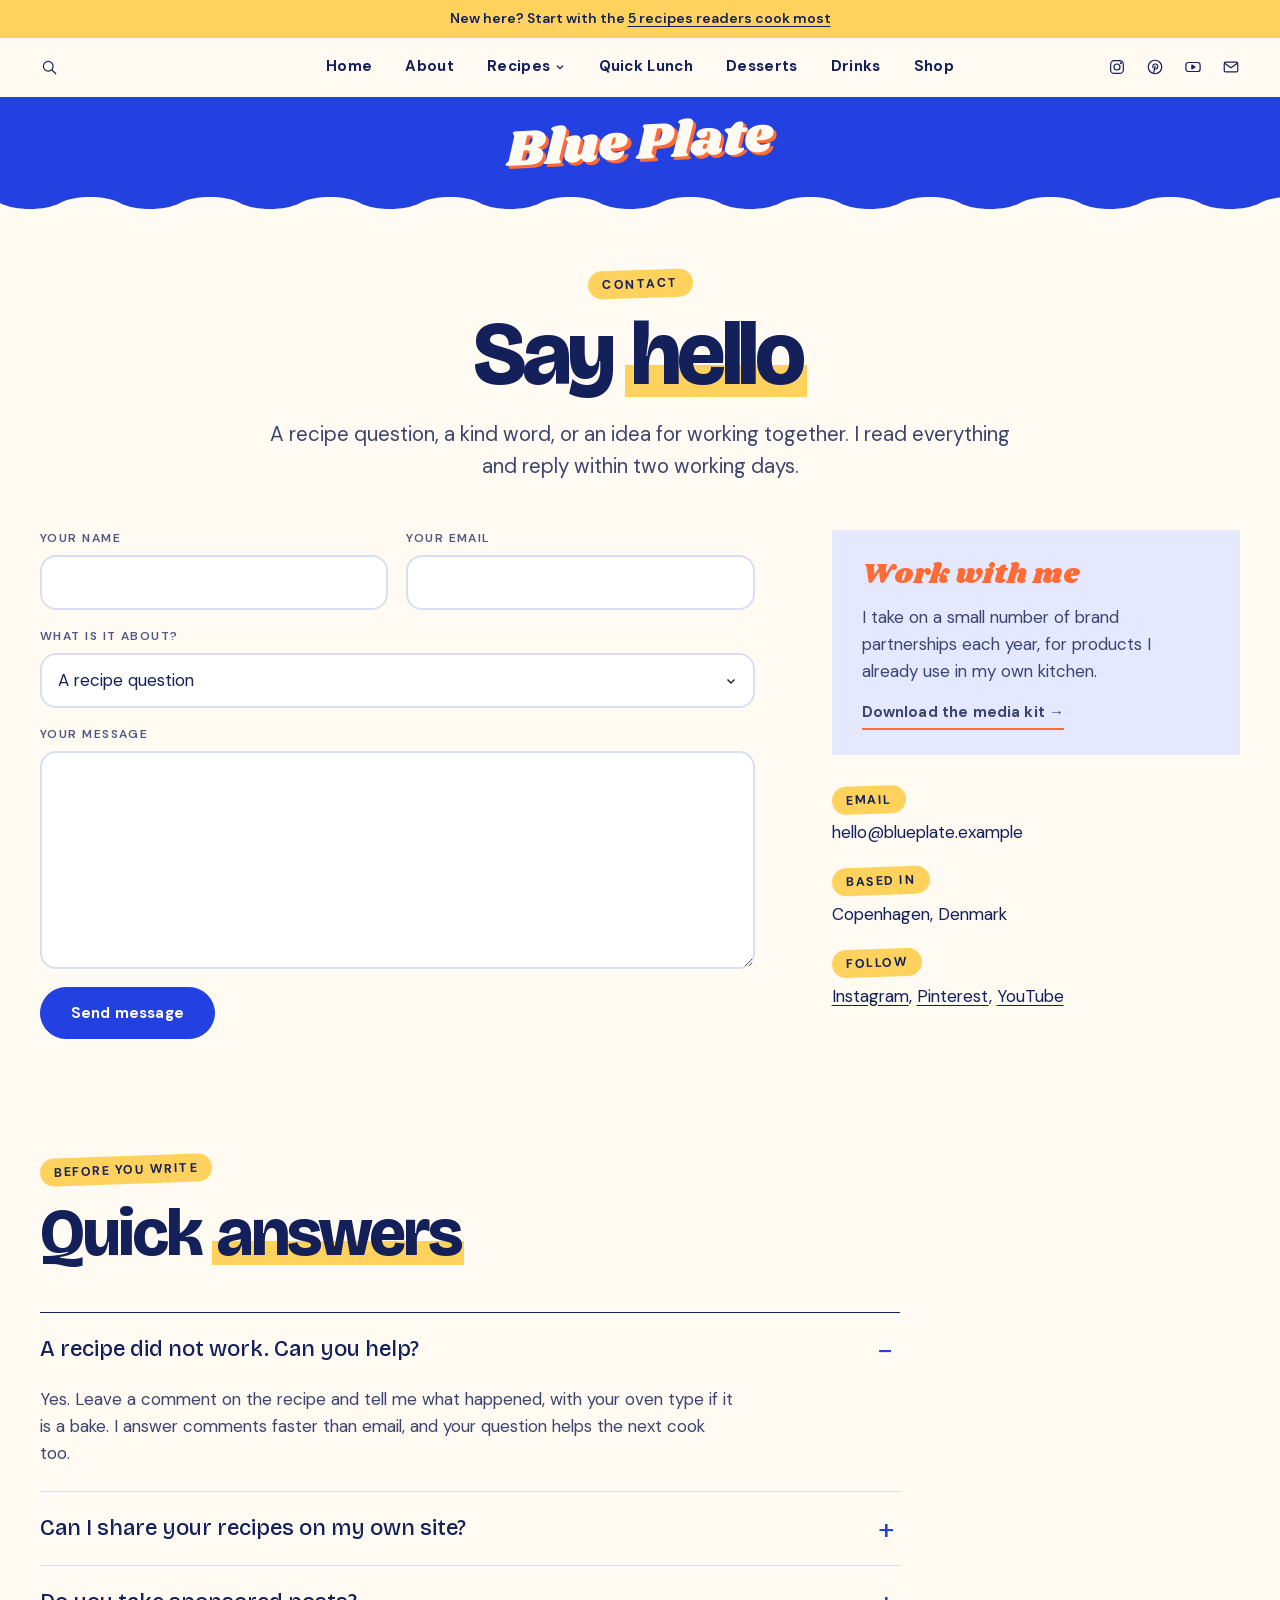
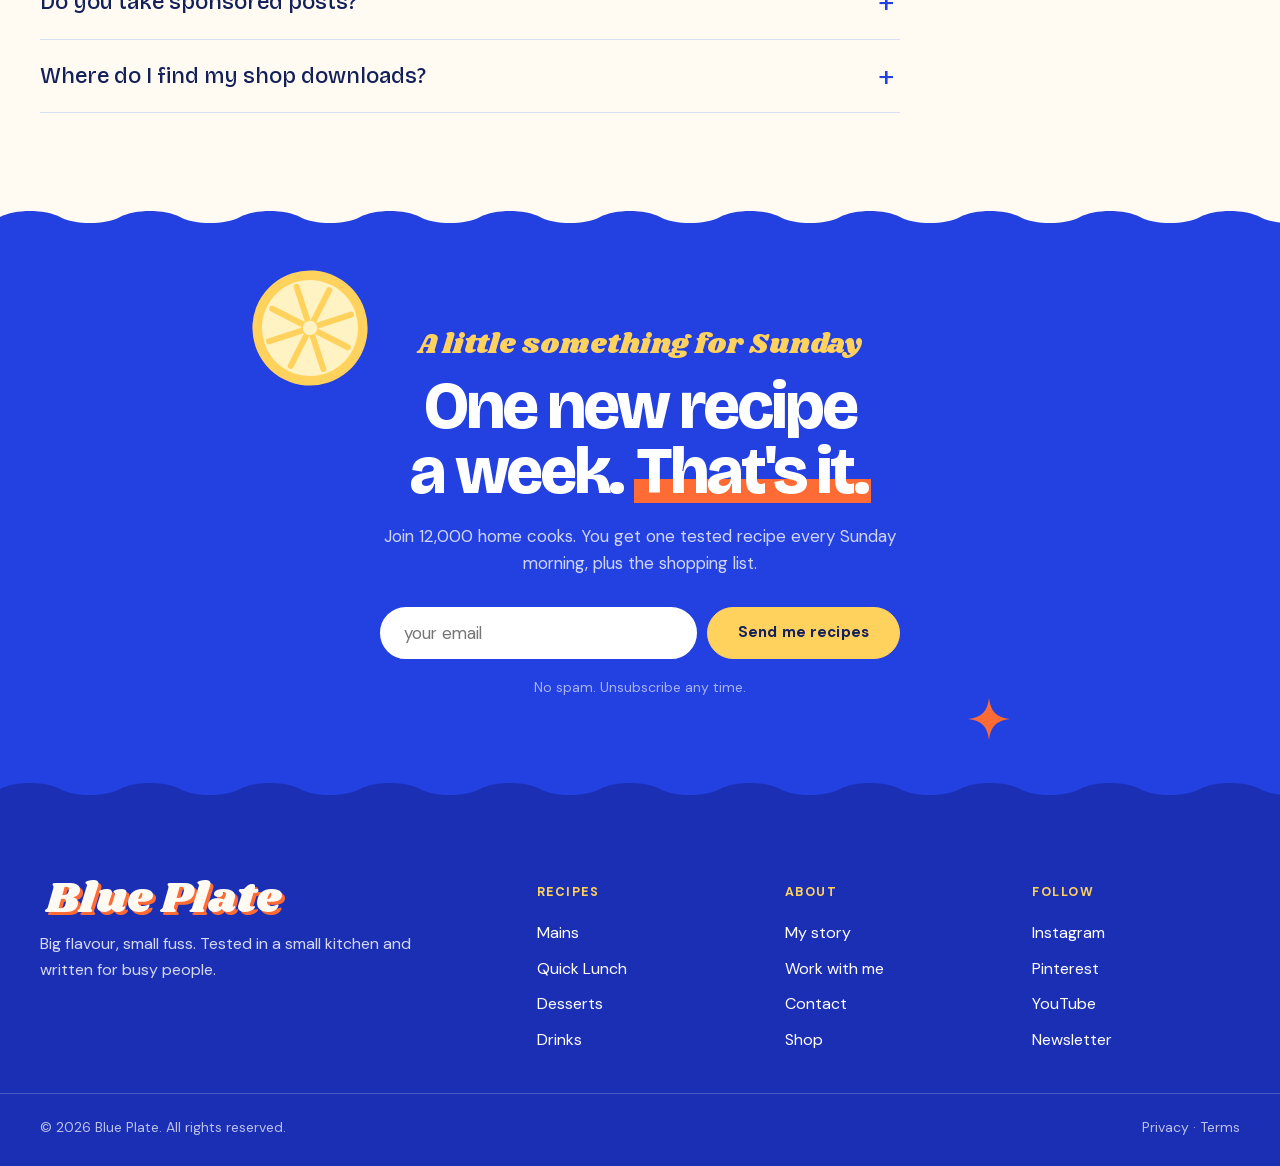
<file: contact.html>
<!doctype html>
<html lang="en">
<head>
<meta charset="utf-8">
<meta name="viewport" content="width=device-width, initial-scale=1">
<title>Contact · Blue Plate</title>
<meta name="description" content="Say hello, ask a recipe question, or get in touch about working together.">
<link rel="stylesheet" href="assets/css/fonts.css">
<link rel="stylesheet" href="assets/css/style.css?v=2f30049b">
<link rel="stylesheet" href="assets/css/skin.css?v=2f30049b">
</head>
<body class="page-contact">

<a class="skip-link" href="#main">Skip to content</a>

<!-- Announcement bar (optional, switch on or off) -->
<div class="announce">
  <p>New here? Start with the <a href="recipes.html">5 recipes readers cook most</a></p>
</div>

<!-- Top navigation -->
<header class="nav" id="nav">
  <div class="nav__inner">
    <div class="nav__left">
      <button class="icon-btn nav__burger" id="menuOpen" aria-label="Open menu" aria-controls="menu" aria-expanded="false">
        <svg viewBox="0 0 24 24" aria-hidden="true"><path d="M3 7h18M3 12h18M3 17h18"/></svg>
      </button>
      <button class="icon-btn" id="searchOpen" aria-label="Search recipes">
        <svg viewBox="0 0 24 24" aria-hidden="true"><circle cx="11" cy="11" r="6.5"/><path d="m16 16 5 5"/></svg>
      </button>
    </div>

    <a class="nav__mini-logo" href="index.html" aria-label="Blue Plate home">Blue Plate</a>

    <nav class="menu" id="menu" aria-label="Main menu">
      <button class="icon-btn menu__close" id="menuClose" aria-label="Close menu">
        <svg viewBox="0 0 24 24" aria-hidden="true"><path d="M5 5l14 14M19 5 5 19"/></svg>
      </button>
      <ul>
        <li><a href="index.html">Home</a></li>
        <li><a href="about.html">About</a></li>
        <li class="has-sub">
          <a href="recipes.html">Recipes <svg class="chev" viewBox="0 0 12 12" aria-hidden="true"><path d="m2.5 4.5 3.5 3.5 3.5-3.5"/></svg></a>
          <ul class="sub">
            <li><a href="recipes.html?cat=breakfast">Breakfast</a></li>
            <li><a href="recipes.html?cat=mains">Mains</a></li>
            <li><a href="recipes.html?cat=baking">Baking</a></li>
            <li><a href="recipes.html">Recipe index</a></li>
          </ul>
        </li>
        <li><a href="recipes.html?cat=lunch">Quick Lunch</a></li>
        <li><a href="recipes.html?cat=desserts">Desserts</a></li>
        <li><a href="recipes.html?cat=drinks">Drinks</a></li>
        <li><a href="shop.html">Shop</a></li>
        <li class="menu__only-mobile"><a href="contact.html" aria-current="page">Contact</a></li>
      </ul>
    </nav>

    <div class="nav__right">
      <a class="icon-btn" href="#" aria-label="Instagram"><svg viewBox="0 0 24 24" aria-hidden="true"><rect x="3.5" y="3.5" width="17" height="17" rx="5"/><circle cx="12" cy="12" r="4"/><circle cx="17.2" cy="6.8" r=".6" fill="currentColor"/></svg></a>
      <a class="icon-btn" href="#" aria-label="Pinterest"><svg viewBox="0 0 24 24" aria-hidden="true"><circle cx="12" cy="12" r="9"/><path d="M10 20.5 12.2 11M9.3 13.2c-1-2.7.6-5.2 3.2-5.2 2.3 0 3.7 1.8 3.2 4-.5 2.2-2.3 3.3-3.9 2.3"/></svg></a>
      <a class="icon-btn" href="#" aria-label="YouTube"><svg viewBox="0 0 24 24" aria-hidden="true"><rect x="2.5" y="6" width="19" height="12" rx="3.5"/><path d="m10.5 9.5 4 2.5-4 2.5z" fill="currentColor"/></svg></a>
      <a class="icon-btn nav__mail" href="#newsletter" aria-label="Newsletter"><svg viewBox="0 0 24 24" aria-hidden="true"><rect x="3" y="5.5" width="18" height="13" rx="2"/><path d="m3.5 7 8.5 6 8.5-6"/></svg></a>
    </div>
  </div>
</header>

<!-- Search overlay -->
<div class="search" id="search" hidden>
  <form class="search__box" role="search" action="recipes.html" method="get">
    <label class="eyebrow" for="searchInput">What are you hungry for?</label>
    <div class="search__row">
      <input id="searchInput" name="q" type="search" placeholder="pancakes, pasta, something sweet" autocomplete="off">
      <button type="button" class="icon-btn" id="searchClose" aria-label="Close search">
        <svg viewBox="0 0 24 24" aria-hidden="true"><path d="M5 5l14 14M19 5 5 19"/></svg>
      </button>
    </div>
    <ul class="search__tags">
      <li><a href="recipes.html?time=30">30 minute dinners</a></li>
      <li><a href="recipes.html?cat=breakfast">breakfast</a></li>
      <li><a href="recipes.html?cat=baking">baking</a></li>
      <li><a href="recipes.html?cat=drinks">drinks</a></li>
      <li><a href="recipes.html?cat=desserts">something sweet</a></li>
    </ul>
  </form>
</div>

<!-- Logo band -->
<div class="brand brand--small">
  <a class="brand__logo" href="index.html">Blue Plate</a>
  <p class="brand__tag">big flavour, small fuss</p>
</div>

<main id="main">

  <header class="page-head container">
    <p class="eyebrow">Contact</p>
    <h1>Say <em>hello</em></h1>
    <p class="lede">A recipe question, a kind word, or an idea for working together. I read everything and reply within two working days.</p>
  </header>

  <section class="container contact">
    <form class="form" action="#" data-thanks="Thank you. Your message is on its way and I will reply within two working days.">
      <div class="form__row">
        <p><label for="fName">Your name</label><input id="fName" type="text" autocomplete="name" required></p>
        <p><label for="fEmail">Your email</label><input id="fEmail" type="email" autocomplete="email" required></p>
      </div>
      <p>
        <label for="fTopic">What is it about?</label>
        <select id="fTopic">
          <option>A recipe question</option>
          <option>Working together</option>
          <option>Press and features</option>
          <option>Something else</option>
        </select>
      </p>
      <p><label for="fMsg">Your message</label><textarea id="fMsg" rows="7" required></textarea></p>
      <button class="btn" type="submit">Send message</button>
    </form>

    <aside class="contact__side">
      <div class="note">
        <p class="kicker">Work with me</p>
        <p>I take on a small number of brand partnerships each year, for products I already use in my own kitchen.</p>
        <p><a class="link" href="#">Download the media kit <span aria-hidden="true">→</span></a></p>
      </div>
      <dl class="contact__list">
        <div><dt class="eyebrow">Email</dt><dd>hello@blueplate.example</dd></div>
        <div><dt class="eyebrow">Based in</dt><dd>Copenhagen, Denmark</dd></div>
        <div><dt class="eyebrow">Follow</dt><dd><a href="#">Instagram</a>, <a href="#">Pinterest</a>, <a href="#">YouTube</a></dd></div>
      </dl>
    </aside>
  </section>

  <section class="container faq" aria-labelledby="faqTitle">
    <div class="section-head">
      <div>
        <p class="eyebrow">Before you write</p>
        <h2 class="title" id="faqTitle">Quick <em>answers</em></h2>
      </div>
    </div>
    <div class="faq__list">
      <details open>
        <summary>A recipe did not work. Can you help?</summary>
        <p>Yes. Leave a comment on the recipe and tell me what happened, with your oven type if it is a bake. I answer comments faster than email, and your question helps the next cook too.</p>
      </details>
      <details>
        <summary>Can I share your recipes on my own site?</summary>
        <p>You are welcome to share one photo with a link back to the recipe. Please do not copy the full recipe text or the method.</p>
      </details>
      <details>
        <summary>Do you take sponsored posts?</summary>
        <p>A few each year, and only for products I already use. Choose "Working together" in the form and tell me a little about the brand.</p>
      </details>
      <details>
        <summary>Where do I find my shop downloads?</summary>
        <p>Your download link arrives by email right after you pay. If it has not shown up within ten minutes, check your spam folder, then write to me here.</p>
      </details>
    </div>
  </section>

    <!-- Newsletter -->
  <section class="news news--ink" id="newsletter" aria-labelledby="newsTitle">
    <div class="container news__inner">
      <p class="kicker">A little something for Sunday</p>
      <h2 class="title" id="newsTitle">One new recipe a week. <em>That's it.</em></h2>
      <p>Join 12,000 home cooks. You get one tested recipe every Sunday morning, plus the shopping list.</p>
      <form class="news__form" action="#" data-thanks="You're in. See you on Sunday.">
        <label class="sr-only" for="email">Your email</label>
        <input id="email" type="email" placeholder="your email" required>
        <button class="btn" type="submit">Send me recipes</button>
      </form>
      <small>No spam. Unsubscribe any time.</small>
    </div>
  </section>


</main>

<footer class="foot">
  <div class="container foot__inner">
    <div class="foot__brand">
      <a class="foot__logo" href="index.html">Blue Plate</a>
      <p>Big flavour, small fuss. Tested in a small kitchen and written for busy people.</p>
    </div>
    <nav aria-label="Recipes">
      <h2 class="eyebrow">Recipes</h2>
      <ul><li><a href="recipes.html?cat=mains">Mains</a></li><li><a href="recipes.html?cat=lunch">Quick Lunch</a></li><li><a href="recipes.html?cat=desserts">Desserts</a></li><li><a href="recipes.html?cat=drinks">Drinks</a></li></ul>
    </nav>
    <nav aria-label="About">
      <h2 class="eyebrow">About</h2>
      <ul><li><a href="about.html">My story</a></li><li><a href="contact.html">Work with me</a></li><li><a href="contact.html">Contact</a></li><li><a href="shop.html">Shop</a></li></ul>
    </nav>
    <nav aria-label="Follow">
      <h2 class="eyebrow">Follow</h2>
      <ul><li><a href="#">Instagram</a></li><li><a href="#">Pinterest</a></li><li><a href="#">YouTube</a></li><li><a href="#newsletter">Newsletter</a></li></ul>
    </nav>
  </div>
  <div class="container foot__base">
    <p>© 2026 Blue Plate. All rights reserved.</p>
    <p><a href="#">Privacy</a> · <a href="#">Terms</a></p>
  </div>
</footer>

<script src="assets/js/main.js?v=2f30049b"></script>
</body>
</html>
</file>
<file: assets/css/fonts.css>
/* Blue Plate: fonts served from the theme itself. All are SIL Open Font License. */
/* Bricolage Grotesque normal latin-ext */
@font-face {
  font-family: 'Bricolage Grotesque';
  font-style: normal;
  font-weight: 400 800;
  font-stretch: 100%;
  font-display: swap;
  src: url(../fonts/bricolage-grotesque-normal-latin-ext.woff2) format('woff2');
  unicode-range: U+0100-02BA, U+02BD-02C5, U+02C7-02CC, U+02CE-02D7, U+02DD-02FF, U+0304, U+0308, U+0329, U+1D00-1DBF, U+1E00-1E9F, U+1EF2-1EFF, U+2020, U+20A0-20AB, U+20AD-20C4, U+2113, U+2C60-2C7F, U+A720-A7FF;
}
/* Bricolage Grotesque normal latin */
@font-face {
  font-family: 'Bricolage Grotesque';
  font-style: normal;
  font-weight: 400 800;
  font-stretch: 100%;
  font-display: swap;
  src: url(../fonts/bricolage-grotesque-normal-latin.woff2) format('woff2');
  unicode-range: U+0000-00FF, U+0131, U+0152-0153, U+02BB-02BC, U+02C6, U+02DA, U+02DC, U+0304, U+0308, U+0329, U+2000-206F, U+20AC, U+2122, U+2191, U+2193, U+2212, U+2215, U+FEFF, U+FFFD;
}
/* DM Sans normal latin-ext */
@font-face {
  font-family: 'DM Sans';
  font-style: normal;
  font-weight: 400 700;
  font-display: swap;
  src: url(../fonts/dm-sans-normal-latin-ext.woff2) format('woff2');
  unicode-range: U+0100-02BA, U+02BD-02C5, U+02C7-02CC, U+02CE-02D7, U+02DD-02FF, U+0304, U+0308, U+0329, U+1D00-1DBF, U+1E00-1E9F, U+1EF2-1EFF, U+2020, U+20A0-20AB, U+20AD-20C4, U+2113, U+2C60-2C7F, U+A720-A7FF;
}
/* DM Sans normal latin */
@font-face {
  font-family: 'DM Sans';
  font-style: normal;
  font-weight: 400 700;
  font-display: swap;
  src: url(../fonts/dm-sans-normal-latin.woff2) format('woff2');
  unicode-range: U+0000-00FF, U+0131, U+0152-0153, U+02BB-02BC, U+02C6, U+02DA, U+02DC, U+0304, U+0308, U+0329, U+2000-206F, U+20AC, U+2122, U+2191, U+2193, U+2212, U+2215, U+FEFF, U+FFFD;
}
/* Shrikhand normal latin-ext */
@font-face {
  font-family: 'Shrikhand';
  font-style: normal;
  font-weight: 400;
  font-display: swap;
  src: url(../fonts/shrikhand-normal-latin-ext.woff2) format('woff2');
  unicode-range: U+0100-02BA, U+02BD-02C5, U+02C7-02CC, U+02CE-02D7, U+02DD-02FF, U+0304, U+0308, U+0329, U+1D00-1DBF, U+1E00-1E9F, U+1EF2-1EFF, U+2020, U+20A0-20AB, U+20AD-20C4, U+2113, U+2C60-2C7F, U+A720-A7FF;
}
/* Shrikhand normal latin */
@font-face {
  font-family: 'Shrikhand';
  font-style: normal;
  font-weight: 400;
  font-display: swap;
  src: url(../fonts/shrikhand-normal-latin.woff2) format('woff2');
  unicode-range: U+0000-00FF, U+0131, U+0152-0153, U+02BB-02BC, U+02C6, U+02DA, U+02DC, U+0304, U+0308, U+0329, U+2000-206F, U+20AC, U+2122, U+2191, U+2193, U+2212, U+2215, U+FEFF, U+FFFD;
}
</file>
<file: assets/css/style.css>
/* Pinch of Salt · modern food blog
   Every colour, font and size a buyer may change lives in :root,
   so it maps straight onto WordPress theme settings later. */

:root {
  --paper: #ffffff;
  --band: #f4f0e9;        /* the warm logo band */
  --band-deep: #ebe5da;
  --ink: #1d1b18;
  --ink-soft: #6f6a62;
  --line: #e4dfd6;
  --accent: #b4472c;      /* blood orange, dark enough to read as small text */

  /* Type: three voices, each with one job.
     Script = the logo and one hello. Serif = titles. Sans = everything you read. */
  --font-script: "Oooh Baby", "Bradley Hand", "Snell Roundhand", cursive;
  --font-serif: "Newsreader", "Iowan Old Style", Georgia, serif;
  --font-sans: "DM Sans", -apple-system, "Segoe UI", Helvetica, Arial, sans-serif;

  /* The type scale. Nothing on the site is smaller than 12px. */
  --t-label: 12px;                       /* small capital labels */
  --t-meta: 14px;                        /* times, ratings, counts */
  --t-small: 15px;                       /* helper text */
  --t-body: 17px;                        /* normal reading text */
  --t-lede: clamp(18px, 1.45vw, 20px);   /* intro lines */
  --t-read: 19px;                        /* the recipe story */
  --t-h5: 20px;                          /* small titles in lists */
  --t-h4: clamp(21px, 1.75vw, 24px);     /* recipe card titles */
  --t-h3: clamp(24px, 2.2vw, 28px);      /* sub-headings */
  --t-h2: clamp(30px, 3.5vw, 44px);      /* section titles */
  --t-h1: clamp(36px, 5vw, 60px);        /* page titles */
  --track-label: .12em;

  --wrap: 1240px;
  --gutter: clamp(20px, 4vw, 40px);
  --space: clamp(64px, 9vw, 120px);
  --nav-h: 58px;
}

*, *::before, *::after { box-sizing: border-box; }
html { scroll-behavior: smooth; -webkit-text-size-adjust: 100%; }
body {
  margin: 0;
  background: var(--paper);
  color: var(--ink);
  font: 400 var(--t-body)/1.6 var(--font-sans);
  -webkit-font-smoothing: antialiased;
}
img { display: block; max-width: 100%; height: auto; }
a { color: inherit; text-decoration: none; }
ul, ol { margin: 0; padding: 0; list-style: none; }
h1, h2, h3, p { margin: 0; }
button { font: inherit; color: inherit; background: none; border: 0; padding: 0; cursor: pointer; }
:focus-visible { outline: 2px solid var(--accent); outline-offset: 3px; }

.container { width: 100%; max-width: calc(var(--wrap) + var(--gutter) * 2); margin-inline: auto; padding-inline: var(--gutter); }
.center { text-align: center; }
.muted { color: var(--ink-soft); }
.sr-only { position: absolute; width: 1px; height: 1px; overflow: hidden; clip-path: inset(50%); white-space: nowrap; }
.skip-link { position: absolute; left: 12px; top: -60px; z-index: 100; background: var(--ink); color: #fff; padding: 10px 16px; }
.skip-link:focus { top: 12px; }

/* ---------- Type ---------- */
.eyebrow {
  font: 600 var(--t-label)/1.4 var(--font-sans);
  letter-spacing: var(--track-label);
  text-transform: uppercase;
  color: var(--ink-soft);
}
.title {
  font: 400 var(--t-h2)/1.1 var(--font-serif);
  letter-spacing: -.01em;
  margin-top: 10px;
  text-wrap: balance;
}
.title em { font-style: italic; color: var(--accent); }
.kicker { font: italic 400 var(--t-h3)/1.2 var(--font-serif); color: var(--accent); }
.script {
  font: 400 clamp(36px, 3.7vw, 46px)/1.1 var(--font-script);
  color: var(--accent);
}

.btn {
  display: inline-flex; align-items: center; justify-content: center;
  min-height: 48px; padding: 0 28px;
  background: var(--ink); color: #fff;
  border: 1px solid var(--ink);
  font: 600 13px/1 var(--font-sans); letter-spacing: .1em; text-transform: uppercase;
  transition: background .2s, color .2s, border-color .2s;
}
.btn:hover { background: var(--accent); border-color: var(--accent); }
.btn--ghost { background: transparent; color: var(--ink); }
.btn--ghost:hover { background: var(--ink); border-color: var(--ink); color: #fff; }

.link {
  font: 600 13px/1 var(--font-sans); letter-spacing: .1em; text-transform: uppercase;
  padding-bottom: 6px; border-bottom: 1px solid var(--ink);
  white-space: nowrap; transition: color .2s, border-color .2s;
}
.link:hover { color: var(--accent); border-color: var(--accent); }

.icon-btn {
  display: inline-grid; place-items: center;
  width: 38px; height: 38px; border-radius: 50%;
  transition: background .2s;
}
.icon-btn:hover { background: var(--band); }
.icon-btn svg { width: 18px; height: 18px; fill: none; stroke: currentColor; stroke-width: 1.6; stroke-linecap: round; stroke-linejoin: round; }

/* ---------- Announcement ---------- */
.announce {
  background: var(--ink); color: #fff;
  text-align: center; padding: 9px var(--gutter);
  font-size: var(--t-meta); line-height: 1.4;
}
.announce a { text-decoration: underline; text-underline-offset: 3px; }

/* ---------- Navigation ---------- */
.nav {
  position: sticky; top: 0; z-index: 40;
  background: var(--paper); /* solid on purpose: a blur here would trap the mobile menu inside the bar */
  border-bottom: 1px solid transparent;
  transition: border-color .2s;
}
.nav.is-stuck { border-bottom-color: var(--line); }
.nav__inner {
  display: grid; grid-template-columns: 1fr auto 1fr; align-items: center;
  height: var(--nav-h);
  max-width: calc(var(--wrap) + var(--gutter) * 2); margin-inline: auto;
  padding-inline: calc(var(--gutter) - 10px);
}
.nav__left { display: flex; align-items: center; }
.nav__right { display: flex; align-items: center; justify-content: flex-end; }
.nav__burger, .menu__close, .nav__mini-logo { display: none; }

.menu > ul { display: flex; align-items: center; gap: clamp(18px, 2.6vw, 38px); }
.menu a {
  display: inline-flex; align-items: center; gap: 5px;
  font: 600 13px/1 var(--font-sans); letter-spacing: .1em; text-transform: uppercase;
  padding: 10px 0; position: relative;
}
.menu > ul > li > a::after {
  content: ""; position: absolute; left: 0; right: 0; bottom: 3px; height: 1px;
  background: var(--ink); transform: scaleX(0); transform-origin: left; transition: transform .25s;
}
.menu > ul > li > a:hover::after, .menu a[aria-current]::after { transform: scaleX(1); }
.chev { width: 10px; height: 10px; fill: none; stroke: currentColor; stroke-width: 1.5; }
.has-sub { position: relative; }
.sub {
  position: absolute; top: 100%; left: -22px; min-width: 200px;
  background: #fff; border: 1px solid var(--line);
  padding: 10px 22px; box-shadow: 0 18px 40px -20px rgba(29, 27, 24, .25);
  opacity: 0; visibility: hidden; transform: translateY(6px);
  transition: opacity .2s, transform .2s, visibility .2s;
}
.has-sub:hover .sub, .has-sub:focus-within .sub { opacity: 1; visibility: visible; transform: none; }
.sub a { padding: 11px 0; color: var(--ink-soft); }
.sub a:hover { color: var(--ink); }

/* ---------- Search overlay ---------- */
.search {
  position: fixed; inset: 0; z-index: 60;
  background: rgba(244, 240, 233, .98);
  display: grid; place-items: start center;
  padding: clamp(80px, 18vh, 180px) var(--gutter) 40px;
}
.search[hidden] { display: none; }
.search__box { width: 100%; max-width: 760px; }
.search__row { display: flex; align-items: center; gap: 12px; border-bottom: 1px solid var(--ink); margin-top: 14px; }
.search input {
  flex: 1; min-width: 0; border: 0; background: none; outline: 0;
  font: 400 clamp(26px, 4vw, 40px)/1.2 var(--font-serif); color: var(--ink);
  padding: 10px 0 14px;
}
.search input::placeholder { color: #b5aea3; font-style: italic; }
.search__tags { display: flex; flex-wrap: wrap; gap: 8px; margin-top: 26px; }
.search__tags a { display: block; padding: 8px 16px; border: 1px solid var(--line); background: #fff; border-radius: 999px; font-size: var(--t-meta); }
.search__tags a:hover { border-color: var(--ink); }

/* ---------- Logo band ---------- */
.brand {
  background: var(--band);
  text-align: center;
  padding: clamp(34px, 5vw, 58px) var(--gutter) clamp(30px, 4.4vw, 50px);
}
.brand__logo {
  display: inline-block;
  font: 400 clamp(52px, 7.8vw, 100px)/1.05 var(--font-script);
  padding: 0 .12em;
}
.brand__tag {
  margin-top: clamp(14px, 2vw, 24px);
  font: 500 var(--t-label)/1.4 var(--font-sans); letter-spacing: .26em; text-transform: uppercase; color: var(--ink-soft);
}

/* ---------- Featured posts: a row of three, scrolled with the side arrows ---------- */
.carousel { position: relative; margin-top: 14px; }
.carousel__track {
  display: flex; gap: 14px;
  overflow-x: auto; scroll-snap-type: x mandatory; scroll-behavior: smooth;
  overscroll-behavior-x: contain; scrollbar-width: none;
}
.carousel__track::-webkit-scrollbar { display: none; }
.feature {
  position: relative; display: block; overflow: hidden; background: var(--band);
  flex: 0 0 calc((100% - 28px) / 3); aspect-ratio: 9 / 11.6; scroll-snap-align: start;
}
.feature img { width: 100%; height: 100%; object-fit: cover; transition: transform .9s cubic-bezier(.2, .7, .2, 1); }
.feature:hover img { transform: scale(1.045); }
.feature::after {
  content: ""; position: absolute; inset: 40% 0 0;
  background: linear-gradient(to top, rgba(20, 16, 12, .78), rgba(20, 16, 12, 0));
}
.feature__text { position: absolute; left: 0; right: 0; bottom: 0; z-index: 1; padding: clamp(18px, 2.4vw, 30px); color: #fff; }
.feature__cat { display: block; font: italic 400 18px/1 var(--font-serif); opacity: .95; }
.feature h2 { font: 400 clamp(24px, 2.5vw, 32px)/1.12 var(--font-serif); margin-top: 8px; text-wrap: balance; }
.feature__meta { display: block; margin-top: 12px; font: 500 var(--t-label)/1.2 var(--font-sans); letter-spacing: var(--track-label); text-transform: uppercase; opacity: .9; }
.carousel__arrow {
  position: absolute; top: 50%; z-index: 2; translate: 0 -50%;
  width: 52px; height: 52px; border-radius: 50%;
  background: #fff; color: var(--ink);
  display: grid; place-items: center;
  box-shadow: 0 8px 22px -8px rgba(29, 27, 24, .5);
  transition: background .2s, color .2s, opacity .25s, visibility .25s;
}
.carousel__arrow--prev { left: calc(var(--gutter) - 26px); }
.carousel__arrow--next { right: calc(var(--gutter) - 26px); }
.carousel__arrow:hover { background: var(--ink); color: #fff; }
.carousel__arrow[disabled] { opacity: 0; visibility: hidden; }
.carousel__arrow svg { width: 20px; height: 20px; fill: none; stroke: currentColor; stroke-width: 1.7; stroke-linecap: round; stroke-linejoin: round; }

/* ---------- Categories ---------- */
.cats { padding-top: clamp(48px, 6vw, 76px); }
.cats__list { display: grid; grid-template-columns: repeat(6, 1fr); gap: clamp(12px, 2.4vw, 34px); margin-top: 30px; }
.cats__list a { display: grid; justify-items: center; gap: 14px; }
.cats__list img { width: 100%; max-width: 150px; aspect-ratio: 1; object-fit: cover; border-radius: 50%; transition: transform .35s; }
.cats__list a:hover img { transform: translateY(-5px); }
.cats__list span { font: 600 var(--t-label)/1.3 var(--font-sans); letter-spacing: var(--track-label); text-transform: uppercase; text-align: center; }

/* ---------- About ---------- */
.about { margin-top: var(--space); background: var(--band); }
.about__inner { display: grid; grid-template-columns: minmax(0, 5fr) minmax(0, 6fr); gap: clamp(28px, 6vw, 90px); align-items: center; padding-block: clamp(48px, 7vw, 90px); }
.about__photo img { width: 100%; aspect-ratio: 9 / 10; object-fit: cover; }
.about__text h2 { font: 400 var(--t-h2)/1.12 var(--font-serif); margin: 6px 0 20px; text-wrap: balance; }
.about__text > p:not(.script):not(.kicker) { max-width: 46ch; color: #4b463f; }
.about__text .btn { margin-top: 30px; }

/* ---------- Section head ---------- */
.section-head { display: flex; align-items: flex-end; justify-content: space-between; gap: 24px 40px; flex-wrap: wrap; margin-bottom: clamp(28px, 4vw, 46px); }

/* ---------- Latest ---------- */
.latest { padding-top: var(--space); }
.filters { display: flex; flex-wrap: wrap; gap: 8px; }
.filters button {
  padding: 10px 18px; border: 1px solid var(--line); border-radius: 999px;
  font: 500 var(--t-meta)/1 var(--font-sans); transition: background .2s, color .2s, border-color .2s;
}
.filters button:hover { border-color: var(--ink); }
.filters button.is-active { background: var(--ink); border-color: var(--ink); color: #fff; }

.grid { display: grid; grid-template-columns: repeat(3, 1fr); gap: clamp(36px, 4vw, 56px) clamp(16px, 2.4vw, 32px); }
.card[hidden] { display: none; }
.card__img { position: relative; display: block; overflow: hidden; background: var(--band); aspect-ratio: 4 / 5; }
.card__img img { width: 100%; height: 100%; object-fit: cover; transition: transform .8s cubic-bezier(.2, .7, .2, 1); }
.card:hover .card__img img { transform: scale(1.04); }
.card__time {
  position: absolute; left: 12px; top: 12px;
  background: #fff; padding: 7px 11px; border-radius: 999px;
  font: 600 var(--t-label)/1 var(--font-sans); letter-spacing: .03em;
}
.card__cat { display: block; margin-top: 18px; font: 600 var(--t-label)/1.2 var(--font-sans); letter-spacing: var(--track-label); text-transform: uppercase; color: var(--accent); }
.card h3 { font: 500 var(--t-h4)/1.2 var(--font-serif); margin-top: 8px; text-wrap: balance; }
.card h3 a { background: linear-gradient(currentColor, currentColor) 0 100% / 0 1px no-repeat; transition: background-size .3s; }
.card:hover h3 a { background-size: 100% 1px; }
.card__meta { margin-top: 10px; font-size: var(--t-meta); }
.stars { color: var(--accent); letter-spacing: 1px; font-size: 13px; margin-right: 4px; }
.latest > .center { margin-top: clamp(40px, 5vw, 64px); }

/* ---------- Video ---------- */
.video { margin-top: var(--space); background: var(--ink); color: #fff; }
.video__inner { display: grid; grid-template-columns: minmax(0, 7fr) minmax(0, 4fr); gap: clamp(28px, 5vw, 70px); align-items: center; padding-block: clamp(48px, 7vw, 90px); }
.video__main { position: relative; display: block; overflow: hidden; aspect-ratio: 14 / 9; background: #000; }
.video__main img { width: 100%; height: 100%; object-fit: cover; opacity: .9; transition: transform .9s cubic-bezier(.2, .7, .2, 1), opacity .3s; }
.video__main:hover img { transform: scale(1.03); opacity: 1; }
.play {
  position: absolute; left: 50%; top: 50%; translate: -50% -50%;
  width: clamp(64px, 7vw, 88px); aspect-ratio: 1; border-radius: 50%;
  background: #fff; display: grid; place-items: center; transition: transform .25s;
}
.play svg { width: 34%; fill: var(--ink); margin-left: 6%; }
.video__main:hover .play { transform: scale(1.08); }
.video__len { position: absolute; right: 14px; bottom: 14px; background: rgba(0, 0, 0, .7); padding: 6px 9px; font: 600 var(--t-label)/1 var(--font-sans); letter-spacing: .03em; }
.video .eyebrow { color: rgba(255, 255, 255, .6); }
.video .title em { color: #f0a48d; }
.video__side > p:not(.eyebrow) { margin-top: 18px; color: rgba(255, 255, 255, .78); }
.video__list { margin: 28px 0 30px; border-top: 1px solid rgba(255, 255, 255, .16); }
.video__list a { display: flex; align-items: center; gap: 16px; padding: 14px 0; border-bottom: 1px solid rgba(255, 255, 255, .16); }
.video__list img { width: 96px; aspect-ratio: 3 / 2; object-fit: cover; flex: none; }
.video__list b { display: block; font: 500 var(--t-h5)/1.2 var(--font-serif); }
.video__list small { display: block; margin-top: 5px; font-size: var(--t-meta); color: rgba(255, 255, 255, .6); }
.video .link { border-color: #fff; }
.video .link:hover { color: #f0a48d; border-color: #f0a48d; }

/* ---------- Favourites ---------- */
.favs { padding-top: var(--space); }
.favs__list { counter-reset: fav; display: grid; grid-template-columns: repeat(2, 1fr); gap: 0 clamp(24px, 5vw, 72px); border-top: 1px solid var(--line); }
.favs__list li { counter-increment: fav; border-bottom: 1px solid var(--line); }
.favs__list a { display: grid; grid-template-columns: 56px 104px 1fr; align-items: center; gap: 18px; padding: 20px 0; }
.favs__list a::before { content: "0" counter(fav); font: italic 400 30px/1 var(--font-serif); color: var(--accent); }
.favs__list img { width: 104px; aspect-ratio: 1; object-fit: cover; }
.favs__list .card__cat { margin-top: 0; }
.favs__list h3 { font: 500 var(--t-h4)/1.2 var(--font-serif); margin: 8px 0 6px; }
.favs__list small { font-size: var(--t-meta); color: var(--ink-soft); }
.favs__list a:hover h3 { color: var(--accent); }

/* ---------- Newsletter ---------- */
.news { margin-top: var(--space); background: var(--band); text-align: center; }
.news__inner { padding-block: clamp(56px, 8vw, 100px); max-width: 720px; }
.news .title { margin-top: 12px; }
.news__inner > p:not(.script):not(.kicker) { margin: 18px auto 0; max-width: 44ch; color: #4b463f; }
.news__form { display: flex; gap: 10px; margin: 30px auto 14px; max-width: 520px; }
.news__form input {
  flex: 1; min-width: 0; height: 48px; padding: 0 18px;
  border: 1px solid var(--ink); background: #fff; font: inherit; color: var(--ink); border-radius: 0;
}
.news small { color: var(--ink-soft); font-size: var(--t-meta); }

/* ---------- Shop ---------- */
.shop { padding-top: var(--space); }
.shop__grid { display: grid; grid-template-columns: repeat(3, 1fr); gap: clamp(16px, 2.4vw, 32px); }
.product img { width: 100%; aspect-ratio: 1; object-fit: cover; transition: opacity .3s; }
.product:hover img { opacity: .88; }
.product h3 { font: 500 var(--t-h4)/1.2 var(--font-serif); margin-top: 16px; }
.product p { display: flex; justify-content: space-between; align-items: baseline; gap: 12px; margin-top: 6px; font-size: var(--t-small); }
.product b { font-weight: 600; font-size: 16px; }

/* ---------- Instagram ---------- */
.insta { padding-top: var(--space); }
.insta__handle { font: 400 clamp(36px, 4.2vw, 50px)/1.1 var(--font-script); display: inline-block; padding: 0 .1em; }
.insta__handle:hover { color: var(--accent); }
.insta__grid { display: grid; grid-template-columns: repeat(6, 1fr); margin-top: 22px; }
.insta__grid a { display: block; overflow: hidden; }
.insta__grid img { width: 100%; aspect-ratio: 1; object-fit: cover; transition: transform .6s, filter .3s; }
.insta__grid a:hover img { transform: scale(1.05); filter: brightness(.86); }

/* ---------- Footer ---------- */
.foot { background: var(--band); }
.foot__inner { display: grid; grid-template-columns: 2.2fr 1fr 1fr 1fr; gap: 40px; padding-block: clamp(48px, 6vw, 80px) 40px; }
.foot__logo { font: 400 48px/1 var(--font-script); display: inline-block; padding: 0 .1em 0 .14em; }
.foot__brand p { margin-top: 10px; max-width: 36ch; color: #4b463f; font-size: 16px; }
.foot nav ul { margin-top: 16px; display: grid; gap: 10px; font-size: 16px; }
.foot nav a:hover { color: var(--accent); }
.foot__base { display: flex; justify-content: space-between; gap: 12px 24px; flex-wrap: wrap; padding-block: 22px 28px; border-top: 1px solid var(--band-deep); font-size: var(--t-meta); color: var(--ink-soft); }
.foot__base a:hover { color: var(--ink); }

/* ---------- Tablet ---------- */
@media (max-width: 1000px) {
  .nav__burger { display: inline-grid; }
  .nav__right .icon-btn:not(.nav__mail) { display: none; }
  .nav__inner { grid-template-columns: 1fr auto 1fr; }
  .nav__mini-logo { display: block; font: 400 28px/1 var(--font-script); padding: 2px .12em 0; opacity: 0; transition: opacity .25s; pointer-events: none; }
  .nav.is-stuck .nav__mini-logo { opacity: 1; pointer-events: auto; }

  .menu {
    position: fixed; inset: 0; z-index: 70; background: var(--band);
    padding: 76px var(--gutter) 40px; overflow-y: auto;
    transform: translateX(-100%); visibility: hidden; transition: transform .35s cubic-bezier(.2, .7, .2, 1), visibility .35s;
  }
  .menu.is-open { transform: none; visibility: visible; }
  .menu__close { display: inline-grid; position: absolute; top: 12px; left: calc(var(--gutter) - 10px); }
  .menu > ul { display: block; }
  .menu > ul > li { border-bottom: 1px solid var(--band-deep); }
  .menu > ul > li > a { font: 400 28px/1.15 var(--font-serif); letter-spacing: 0; text-transform: none; padding: 16px 0; }
  .menu > ul > li > a::after { display: none; }
  .chev { display: none; }
  .sub { position: static; opacity: 1; visibility: visible; transform: none; border: 0; background: none; box-shadow: none; padding: 0 0 14px; display: flex; flex-wrap: wrap; gap: 4px 20px; }
  .sub a { padding: 6px 0; }

  .feature { flex-basis: calc((100% - 14px) / 2); }
  .grid { grid-template-columns: repeat(2, 1fr); }
  .video__inner { grid-template-columns: 1fr; }
  .foot__inner { grid-template-columns: 1fr 1fr 1fr; }
  .foot__brand { grid-column: 1 / -1; }
}

/* ---------- Phone ---------- */
@media (max-width: 700px) {
  /* Phones: swipe the row with a finger, the next block peeks in */
  .carousel { margin-top: 10px; padding-inline: 0; }
  .carousel__track { gap: 10px; padding-inline: var(--gutter); scroll-padding-inline: var(--gutter); }
  .feature { flex-basis: 82%; }
  .carousel__arrow { display: none; }

  .cats__list { grid-template-columns: repeat(3, 1fr); gap: 24px 14px; }
  .cats__list img { max-width: 96px; }

  .about__inner { grid-template-columns: 1fr; }
  .about__photo img { aspect-ratio: 4 / 3; }

  .filters { flex-wrap: nowrap; overflow-x: auto; margin-inline: calc(var(--gutter) * -1); padding-inline: var(--gutter); scrollbar-width: none; width: calc(100% + var(--gutter) * 2); }
  .filters::-webkit-scrollbar { display: none; }
  .filters button { flex: none; }

  .grid { gap: 30px 12px; }
  .card__time { left: 8px; top: 8px; padding: 6px 9px; }
  .card h3 { font-size: 19px; }
  .card__cat { margin-top: 13px; }
  .card__meta { font-size: 13px; }

  .favs__list { grid-template-columns: 1fr; }
  .favs__list a { grid-template-columns: 40px 84px 1fr; gap: 14px; }
  .favs__list a::before { font-size: 26px; }
  .favs__list img { width: 84px; }

  .news__form { flex-direction: column; }
  .news__form input { flex: none; width: 100%; }
  .news__form .btn { width: 100%; }

  .shop__grid { display: flex; overflow-x: auto; scroll-snap-type: x mandatory; margin-inline: calc(var(--gutter) * -1); padding-inline: var(--gutter); scroll-padding-inline: var(--gutter); scrollbar-width: none; }
  .shop__grid::-webkit-scrollbar { display: none; }
  .product { flex: 0 0 70%; scroll-snap-align: start; }

  .insta__grid { grid-template-columns: repeat(3, 1fr); }
  .foot__inner { grid-template-columns: 1fr 1fr; gap: 32px 20px; }
}

@media (prefers-reduced-motion: reduce) {
  html { scroll-behavior: auto; }
  .carousel__track { scroll-behavior: auto; }
  *, *::before, *::after { transition-duration: .01ms !important; }
}


/* =====================================================================
   INNER PAGES · recipe, recipe index, about, contact, shop
   ===================================================================== */

:root { --accent-soft: #f0a48d; --body-soft: #4b463f; }
figure { margin: 0; }
h1 em { font-style: italic; color: var(--accent); }

/* Smaller logo band on every page but the homepage */
.brand--small { padding: 20px var(--gutter) 16px; }
.brand--small .brand__logo { font-size: clamp(40px, 4.2vw, 54px); }
.brand--small .brand__tag { display: none; }
.menu__only-mobile { display: none; }

/* Newsletter, dark version (used above the footer) */
.news--ink { background: var(--ink); color: #fff; }
.news--ink .kicker, .news--ink .title em { color: var(--accent-soft); }
.news--ink .news__inner > p:not(.script):not(.kicker) { color: rgba(255, 255, 255, .78); }
.news--ink small { color: rgba(255, 255, 255, .6); }
.news--ink .news__form input { border-color: #fff; }
.news--ink .btn { background: #fff; border-color: #fff; color: var(--ink); }
.news--ink .btn:hover { background: var(--accent-soft); border-color: var(--accent-soft); }
.comments + .news { margin-top: 0; }

/* Page headers */
.crumbs { font: 500 var(--t-label)/1.4 var(--font-sans); letter-spacing: var(--track-label); text-transform: uppercase; color: var(--ink-soft); }
.crumbs span { margin: 0 10px; opacity: .5; }
.crumbs a:hover { color: var(--ink); }

.page-head { text-align: center; padding-block: clamp(44px, 6vw, 80px) clamp(30px, 4vw, 48px); }
.page-head h1, .post-head h1 {
  font: 400 var(--t-h1)/1.06 var(--font-serif);
  letter-spacing: -.015em; margin-top: 14px; text-wrap: balance;
}
.lede { max-width: 54ch; margin: 22px auto 0; font-size: var(--t-lede); line-height: 1.55; color: var(--body-soft); text-wrap: pretty; }

/* Shared form fields */
.form { display: grid; gap: 18px; align-content: start; }
.form__row { display: grid; grid-template-columns: 1fr 1fr; gap: 18px; }
.form p > label { display: block; margin-bottom: 8px; font: 600 var(--t-label)/1.4 var(--font-sans); letter-spacing: var(--track-label); text-transform: uppercase; color: var(--ink-soft); }
.form input:not([type="radio"]), .form select, .form textarea, .field input, .field select {
  width: 100%; min-height: 48px; padding: 12px 16px;
  border: 1px solid var(--line); border-radius: 0; background: #fff;
  font: inherit; color: var(--ink);
  transition: border-color .2s;
}
.form textarea { resize: vertical; display: block; }
.form select, .field select {
  appearance: none; -webkit-appearance: none; padding-right: 42px;
  background: #fff url("data:image/svg+xml,%3Csvg xmlns='http://www.w3.org/2000/svg' viewBox='0 0 12 12'%3E%3Cpath d='m2.5 4.5 3.5 3.5 3.5-3.5' fill='none' stroke='%231d1b18' stroke-width='1.4'/%3E%3C/svg%3E") no-repeat right 16px center / 12px;
}
.form input:focus, .form select:focus, .form textarea:focus, .field input:focus, .field select:focus { outline: 0; border-color: var(--ink); }
.form .btn { justify-self: start; }
.form__ok { padding: 18px 22px; background: var(--band); border-left: 2px solid var(--accent); color: var(--ink); text-align: left; }
.news__form .form__ok { flex: 1; }

/* ---------- Recipe post ---------- */
.post-head { text-align: center; padding-top: clamp(26px, 4vw, 44px); }
.post-head h1 { margin-top: 22px; }
.facts { display: flex; flex-wrap: wrap; justify-content: center; max-width: 760px; margin: 32px auto 0; border-block: 1px solid var(--line); }
.facts li { flex: 1 1 120px; display: grid; gap: 7px; padding: 16px 10px; }
.facts li + li { border-left: 1px solid var(--line); }
.facts li > span, .rc__times li > span, .rc__nutri dt, .stats span { font: 600 var(--t-label)/1.4 var(--font-sans); letter-spacing: var(--track-label); text-transform: uppercase; color: var(--ink-soft); }
.facts b, .rc__times b, .rc__nutri dd { font: 500 var(--t-h5)/1.1 var(--font-serif); }
.facts .stars { font-style: normal; vertical-align: 2px; }
.facts a { font: 400 14px/1 var(--font-sans); }
.post-actions { display: flex; flex-wrap: wrap; justify-content: center; gap: 10px; margin-top: 28px; }
.btn[aria-pressed="true"] { background: var(--ink); color: #fff; border-color: var(--ink); }
.byline { display: flex; flex-wrap: wrap; align-items: center; justify-content: center; gap: 6px 10px; margin-top: 26px; font-size: var(--t-small); color: var(--ink-soft); }
.byline img { width: 36px; height: 36px; border-radius: 50%; object-fit: cover; }
.byline a { color: var(--ink); text-decoration: underline; text-underline-offset: 3px; }
.post-hero { margin-top: clamp(30px, 4vw, 48px); }
.post-hero img { width: 100%; aspect-ratio: 16 / 9.6; object-fit: cover; }

.prose {
  max-width: calc(720px + var(--gutter) * 2); margin-inline: auto; padding: clamp(36px, 5vw, 64px) var(--gutter) 0;
  font-size: var(--t-read); line-height: 1.7; color: #2e2b27;
}
.prose > * + * { margin-top: 1.2em; }
.prose h2 { font: 400 clamp(26px, 2.8vw, 34px)/1.15 var(--font-serif); color: var(--ink); margin-top: 1.7em; text-wrap: balance; }
.prose b { font-weight: 600; color: var(--ink); }
.prose > ul:not(.tags) { display: grid; gap: .6em; }
.prose > ul:not(.tags) li { position: relative; padding-left: 1.5em; }
.prose > ul:not(.tags) li::before { content: ""; position: absolute; left: 0; top: .8em; width: 10px; height: 1px; background: var(--accent); }
.dropcap::first-letter { float: left; font: 400 3.4em/.86 var(--font-serif); padding: .06em .1em 0 0; color: var(--accent); }
.duo {
  display: grid; grid-template-columns: 1fr 1fr; gap: 14px;
  width: min(960px, calc(100vw - var(--gutter) * 2));
  margin: 2.2em 0 2.2em 50%; transform: translateX(-50%);
}
.duo img { width: 100%; aspect-ratio: 9 / 11; object-fit: cover; }
.tip { background: var(--band); border-left: 2px solid var(--accent); padding: 26px 30px 28px; margin-block: 2em; }
.tip p + p { margin-top: 6px; }

/* Recipe card */
.rc {
  --pad: clamp(20px, 4vw, 44px);
  width: calc(100% - var(--gutter) * 2); max-width: 900px;
  margin: clamp(48px, 6vw, 80px) auto 0;
  border: 1px solid var(--ink); background: #fff;
  scroll-margin-top: calc(var(--nav-h) + 16px);
}
.rc__head { display: grid; grid-template-columns: 150px 1fr; gap: 28px; align-items: center; padding: var(--pad); background: var(--band); }
.rc__head img { width: 150px; aspect-ratio: 1; object-fit: cover; border-radius: 50%; }
.rc__head h2 { font: 400 clamp(26px, 3.2vw, 36px)/1.1 var(--font-serif); margin: 8px 0 10px; text-wrap: balance; }
.rc__head p:not(.eyebrow) { color: var(--body-soft); }
.rc__head .rc__rating { margin-top: 10px; font-size: var(--t-meta); color: var(--ink); }
.rc__times { display: grid; grid-template-columns: repeat(4, 1fr); border-block: 1px solid var(--ink); text-align: center; }
.rc__times li { display: grid; gap: 7px; padding: 16px 8px; }
.rc__times li + li { border-left: 1px solid var(--line); }
.rc__tools { display: flex; flex-wrap: wrap; align-items: center; justify-content: space-between; gap: 14px 20px; padding: 18px var(--pad); border-bottom: 1px solid var(--line); }
.rc__scale { display: flex; align-items: center; gap: 8px; }
.rc__scale .eyebrow { margin-right: 6px; }
.rc__scale button { min-width: 44px; height: 38px; padding: 0 12px; border: 1px solid var(--line); border-radius: 999px; font: 500 var(--t-meta)/1 var(--font-sans); transition: background .2s, color .2s, border-color .2s; }
.rc__scale button:hover { border-color: var(--ink); }
.rc__scale button.is-active { background: var(--ink); border-color: var(--ink); color: #fff; }
.rc__cols { display: grid; grid-template-columns: minmax(0, 5fr) minmax(0, 7fr); gap: clamp(28px, 5vw, 60px); padding: var(--pad); }
.rc h3 { font: 500 var(--t-h3)/1.15 var(--font-serif); margin-bottom: 16px; }
.rc__ing li + li { border-top: 1px solid var(--line); }
.rc__ing label { display: flex; align-items: flex-start; gap: 12px; padding: 11px 0; cursor: pointer; }
.rc__ing input {
  appearance: none; -webkit-appearance: none; flex: none;
  width: 18px; height: 18px; margin: 4px 0 0; border: 1px solid var(--ink); border-radius: 0;
  display: grid; place-items: center; cursor: pointer;
}
.rc__ing input:checked { background: var(--ink); }
.rc__ing input:checked::after { content: "✓"; color: #fff; font-size: 12px; line-height: 1; }
.rc__ing input:checked + span { color: var(--ink-soft); text-decoration: line-through; }
.rc__ing b { font-weight: 600; }
.rc__steps ol { counter-reset: step; display: grid; gap: 22px; }
.rc__steps li { counter-increment: step; display: grid; grid-template-columns: 46px 1fr; }
.rc__steps li::before { content: counter(step); font: italic 400 32px/1 var(--font-serif); color: var(--accent); }
.rc__steps b { font-weight: 600; }
.rc__notes { margin: 0 var(--pad) var(--pad); padding: 24px 28px; background: var(--band); }
.rc__notes p + p { margin-top: 8px; }
.rc__notes b { font-weight: 600; }
.rc__nutri { display: grid; grid-template-columns: repeat(4, 1fr); margin: 0 var(--pad); border: 1px solid var(--line); text-align: center; }
.rc__nutri div { padding: 16px 8px; }
.rc__nutri div + div { border-left: 1px solid var(--line); }
.rc__nutri dd { margin: 8px 0 0; }
.rc__small { margin: 10px var(--pad) 0; font-size: var(--t-meta); color: var(--ink-soft); }
.rc__foot { display: flex; flex-wrap: wrap; align-items: center; justify-content: space-between; gap: 14px 20px; margin-top: var(--pad); padding: 20px var(--pad); background: var(--ink); color: #fff; }
.rc__foot .kicker { font-size: var(--t-h4); color: var(--accent-soft); margin-right: 8px; }
.rc__foot p a { text-decoration: underline; text-underline-offset: 3px; }
.rc__foot .btn { background: #fff; border-color: #fff; color: var(--ink); }
.rc__foot .btn:hover { background: var(--accent-soft); border-color: var(--accent-soft); }

.prose--after { padding-top: 36px; font-size: var(--t-body); line-height: 1.6; }
.tags { display: flex; flex-wrap: wrap; gap: 8px; }
.tags a { display: block; padding: 8px 16px; border: 1px solid var(--line); border-radius: 999px; font-size: var(--t-meta); line-height: 1.3; }
.tags a:hover { border-color: var(--ink); }
.author { display: flex; align-items: center; gap: 26px; margin-top: 36px; padding-top: 36px; border-top: 1px solid var(--line); }
.author img { width: 116px; aspect-ratio: 1; border-radius: 50%; object-fit: cover; flex: none; }
.author h2 { font: 500 var(--t-h3)/1.1 var(--font-serif); margin: 6px 0 8px; }
.author p:not(.eyebrow) { color: var(--body-soft); }
.author .link { display: inline-block; margin-top: 16px; }

.related { padding-top: var(--space); }

/* Comments */
.comments { margin-top: var(--space); background: var(--band); scroll-margin-top: var(--nav-h); }
.comments__inner { max-width: calc(820px + var(--gutter) * 2); margin-inline: auto; padding: clamp(48px, 7vw, 90px) var(--gutter); }
.comments__list { margin-top: 30px; }
.comment { padding: 24px 0; border-top: 1px solid var(--band-deep); }
.comment__who { display: flex; align-items: center; gap: 12px; margin-bottom: 10px; }
.comment__who b { display: block; font-weight: 600; line-height: 1.3; }
.comment__who small { font-size: var(--t-meta); color: var(--ink-soft); }
.comment__who .stars { margin-left: auto; }
.avatar { width: 40px; height: 40px; border-radius: 50%; background: #fff; display: grid; place-items: center; font: 500 19px/1 var(--font-serif); flex: none; }
.avatar--author { background: var(--ink); color: #fff; }
.comment__replies { margin: 20px 0 0 52px; }
.comment__replies .comment { padding-bottom: 0; }
.comment-form { margin-top: 20px; background: #fff; padding: clamp(22px, 4vw, 40px); }
.comment-form h3 { font: 500 var(--t-h3)/1.15 var(--font-serif); }
.rate { border: 0; padding: 0; margin: 4px 0 0; min-width: 0; }
.rate legend { padding: 0; margin-bottom: 6px; }
.rate__stars { display: inline-flex; flex-direction: row-reverse; gap: 3px; }
.rate__stars input { position: absolute; opacity: 0; width: 1px; height: 1px; }
.rate__stars label { font-size: 30px; line-height: 1; color: #d8d2c7; cursor: pointer; transition: color .15s; }
.rate__stars label:hover, .rate__stars label:hover ~ label, .rate__stars input:checked ~ label { color: var(--accent); }
.rate__stars input:focus-visible + label { outline: 2px solid var(--accent); outline-offset: 2px; }

/* ---------- Recipe index ---------- */
.index { padding-bottom: 0; }
.index__tools { display: flex; flex-wrap: wrap; align-items: center; justify-content: space-between; gap: 16px 24px; padding-bottom: 22px; border-bottom: 1px solid var(--line); }
.index__fields { display: flex; flex-wrap: wrap; gap: 10px; }
.field { position: relative; display: block; }
.field--search svg { position: absolute; left: 14px; top: 50%; translate: 0 -50%; width: 16px; height: 16px; fill: none; stroke: var(--ink-soft); stroke-width: 1.6; stroke-linecap: round; pointer-events: none; }
.field--search input { width: 230px; padding-left: 40px; }
.index__count { margin: 22px 0 26px; font-size: var(--t-meta); color: var(--ink-soft); }
.grid--4 { grid-template-columns: repeat(4, 1fr); }
.grid--4 .card h3 { font-size: clamp(19px, 1.5vw, 21px); }
.index__empty { text-align: center; padding: 50px 0 10px; }
.index__empty[hidden] { display: none; }
.index__empty .btn { margin-top: 24px; }
.pager { display: flex; flex-wrap: wrap; align-items: center; justify-content: center; gap: 8px; margin-top: clamp(48px, 6vw, 72px); }
.pager a, .pager span { min-width: 44px; height: 44px; padding: 0 14px; display: grid; place-items: center; border: 1px solid var(--line); font-size: 15px; transition: border-color .2s; }
.pager a:hover { border-color: var(--ink); }
.pager .is-current { background: var(--ink); border-color: var(--ink); color: #fff; }
.pager .pager__gap { border: 0; min-width: 20px; padding: 0; }
.pager .pager__next { display: flex; align-items: center; gap: 8px; font: 600 13px/1 var(--font-sans); letter-spacing: .1em; text-transform: uppercase; padding: 0 20px; }
.pager .pager__next span { border: 0; min-width: 0; height: auto; padding: 0; font-size: 14px; letter-spacing: 0; }

/* ---------- About ---------- */
.split { display: grid; grid-template-columns: 1fr 1fr; gap: clamp(28px, 6vw, 90px); align-items: center; }
.split--hero { padding-top: clamp(28px, 4vw, 48px); }
.split__img { position: relative; }
.split__img img { width: 100%; aspect-ratio: 5 / 6; object-fit: cover; }
.split--flip .split__img { order: 2; }
.split__text h1 { font: 400 clamp(34px, 4.2vw, 52px)/1.08 var(--font-serif); letter-spacing: -.015em; margin: 6px 0 22px; text-wrap: balance; }
.split__text .title { margin-bottom: 20px; }
.split__text p:not(.script):not(.kicker):not(.eyebrow):not(.price) { max-width: 48ch; color: var(--body-soft); }
.split__text p + p:not(.price) { margin-top: 1em; }
.split__text .btn, .split__text .link { display: inline-flex; margin-top: 28px; }
.split__text .link { gap: 8px; }
.band { margin-top: var(--space); padding-block: clamp(48px, 7vw, 90px); background: var(--band); }
.band--tight { margin-top: 0; }
.stats { display: grid; grid-template-columns: repeat(3, 1fr); margin-top: var(--space); border-block: 1px solid var(--ink); text-align: center; }
.stats li { padding: clamp(24px, 4vw, 44px) 12px; }
.stats li + li { border-left: 1px solid var(--line); }
.stats b { display: block; font: 400 clamp(44px, 5.5vw, 68px)/1 var(--font-serif); }
.stats span { display: block; margin-top: 12px; }
.pillars-wrap { padding-top: var(--space); }
.pillars { counter-reset: pillar; display: grid; grid-template-columns: repeat(3, 1fr); gap: clamp(20px, 4vw, 56px); }
.pillars li { counter-increment: pillar; border-top: 1px solid var(--ink); padding-top: 22px; }
.pillars li::before { content: "0" counter(pillar); font: italic 400 30px/1 var(--font-serif); color: var(--accent); }
.pillars h3 { font: 500 var(--t-h3)/1.15 var(--font-serif); margin: 14px 0 10px; }
.pillars p { color: var(--body-soft); }
.press { padding-top: var(--space); }
.press ul { display: flex; flex-wrap: wrap; justify-content: center; gap: 14px clamp(24px, 5vw, 64px); margin-top: 26px; }
.press li { font: italic 400 clamp(20px, 2.1vw, 26px)/1.1 var(--font-serif); color: #7d766c; }

/* ---------- Contact ---------- */
.contact { display: grid; grid-template-columns: minmax(0, 7fr) minmax(0, 4fr); gap: clamp(32px, 6vw, 90px); align-items: start; }
.note { background: var(--band); padding: 28px 30px 30px; }
.note p + p { margin-top: 12px; }
.note p:not(.script):not(.kicker) { color: var(--body-soft); }
.contact__list { display: grid; gap: 20px; margin: 30px 0 0; }
.contact__list dd { margin: 6px 0 0; }
.contact__list a { text-decoration: underline; text-underline-offset: 3px; }
.faq { padding-top: var(--space); }
.faq__list { max-width: 860px; border-top: 1px solid var(--ink); }
.faq details { border-bottom: 1px solid var(--line); }
.faq summary { position: relative; list-style: none; cursor: pointer; padding: 22px 48px 22px 0; font: 500 clamp(19px, 1.8vw, 22px)/1.3 var(--font-serif); }
.faq summary::-webkit-details-marker { display: none; }
.faq summary::after { content: "+"; position: absolute; right: 6px; top: 50%; translate: 0 -50%; font: 300 30px/1 var(--font-sans); color: var(--accent); }
.faq details[open] summary::after { content: "\2212"; }
.faq details p { max-width: 62ch; padding: 0 48px 24px 0; color: var(--body-soft); }

/* ---------- Shop ---------- */
.badge { position: absolute; left: 12px; top: 12px; z-index: 1; background: var(--accent); color: #fff; padding: 7px 11px; font: 600 var(--t-label)/1 var(--font-sans); letter-spacing: .1em; text-transform: uppercase; }
.split--feature .split__img img { aspect-ratio: 11 / 10; }
.ticks { display: grid; gap: 8px; margin-top: 20px; }
.ticks li { position: relative; padding-left: 28px; color: var(--body-soft); }
.ticks li::before { content: "✓"; position: absolute; left: 0; color: var(--accent); font-weight: 600; }
.price { margin-top: 24px; font: 500 28px/1 var(--font-serif); }
.price b { font-weight: 500; }
.price s { margin-left: 6px; font-size: .62em; color: var(--ink-soft); }
.split--feature .btn { margin-top: 22px; }
.store { padding-top: clamp(48px, 6vw, 80px); }
.store .index__tools { margin-bottom: 36px; }
.store .index__count { margin: 0; }
.pcard { display: flex; flex-direction: column; }
.pcard[hidden] { display: none; }
.pcard__img { position: relative; display: block; overflow: hidden; background: var(--band); }
.pcard__img img { width: 100%; aspect-ratio: 1; object-fit: cover; transition: transform .8s cubic-bezier(.2, .7, .2, 1); }
.pcard:hover .pcard__img img { transform: scale(1.04); }
.pcard h3 { font: 500 var(--t-h4)/1.2 var(--font-serif); margin-top: 9px; }
.pcard__row { display: flex; align-items: baseline; justify-content: space-between; gap: 12px; margin-top: 8px; font-size: var(--t-small); }
.pcard .price { margin: 0; font-size: 20px; white-space: nowrap; }
.pcard__row { margin-bottom: 16px; }
.pcard .btn { width: 100%; margin-top: auto; }
.btn.is-added { background: var(--ink); border-color: var(--ink); color: #fff; }
.perks { display: grid; grid-template-columns: repeat(3, 1fr); margin-top: var(--space); border-block: 1px solid var(--ink); }
.perks li { padding: 30px clamp(16px, 3vw, 36px); }
.perks li + li { border-left: 1px solid var(--line); }
.perks h3 { font: 500 var(--t-h4)/1.2 var(--font-serif); }
.perks p { margin-top: 6px; font-size: 16px; color: var(--body-soft); }

/* ---------- Inner pages: tablet ---------- */
@media (max-width: 1000px) {
  .menu__only-mobile { display: block; }
  .grid--4 { grid-template-columns: repeat(3, 1fr); }
  .contact { grid-template-columns: 1fr; }
}

/* ---------- Inner pages: phone ---------- */
@media (max-width: 700px) {
  .form__row { grid-template-columns: 1fr; }
  .facts li { flex: 1 1 40%; }
  .facts li:nth-child(3) { border-left: 0; }
  .facts li:nth-child(n + 3) { border-top: 1px solid var(--line); }
  .duo { gap: 8px; }
  .tip { padding: 22px 22px 24px; }

  .rc__head { grid-template-columns: 84px 1fr; gap: 16px; align-items: start; }
  .rc__head img { width: 84px; }
  .rc__times, .rc__nutri { grid-template-columns: repeat(2, 1fr); }
  .rc__times li:nth-child(3), .rc__nutri div:nth-child(3) { border-left: 0; }
  .rc__times li:nth-child(n + 3), .rc__nutri div:nth-child(n + 3) { border-top: 1px solid var(--line); }
  .rc__cols { grid-template-columns: 1fr; }
  .rc__notes { padding: 20px; }
  .rc__foot .btn { width: 100%; }
  .author { flex-direction: column; align-items: flex-start; gap: 16px; }
  .author img { width: 88px; }
  .comment__replies { margin-left: 20px; }

  .index__fields { width: 100%; }
  .index__fields .field { flex: 1 1 140px; }
  .index__fields .field--search { flex-basis: 100%; }
  .field--search input { width: 100%; }
  .grid--4 { grid-template-columns: repeat(2, 1fr); }
  .pager a, .pager span { min-width: 40px; height: 40px; padding: 0 10px; }

  .split { grid-template-columns: 1fr; }
  .split--flip .split__img { order: 0; }
  .split__img img { aspect-ratio: 4 / 3.4; }
  .stats, .pillars, .perks { grid-template-columns: 1fr; }
  .stats li + li, .perks li + li { border-left: 0; border-top: 1px solid var(--line); }
  .pillars { gap: 30px; }
  .perks li { padding-inline: 0; }
}

/* ---------- Print: only the recipe card ---------- */
@media print {
  .announce, .nav, .search, .brand, .post-head, .post-hero, .prose, .related, .comments, .news, .foot, .rc__tools, .rc__foot, .skip-link { display: none !important; }
  body { font-size: 12pt; }
  .rc { width: 100%; max-width: none; margin: 0; border: 0; }
  .rc__head { background: none; padding: 0 0 14pt; grid-template-columns: 90px 1fr; }
  .rc__head img { width: 90px; }
  .rc__cols { padding: 16pt 0; gap: 24pt; }
  .rc__notes { margin: 0 0 14pt; background: none; border: 1px solid #ccc; }
  .rc__nutri, .rc__small { margin-inline: 0; }
  .rc__steps li, .rc__ing li { break-inside: avoid; }
}

/* ---------- Type on phones: one step down, still easy to read ---------- */
@media (max-width: 700px) {
  :root { --t-body: 16px; --t-read: 18px; --t-small: 15px; }
  .announce { font-size: 13px; }
}
</file>
<file: assets/css/skin.css>
/* Blue Plate · the look
   Cobalt, tangerine and butter on warm paper. Mid-century and playful:
   a chunky modern display face, arched photos, wavy section edges, pill buttons, sticker labels.
   Loaded after style.css, so it only changes the look, never the structure. */

:root {
  --paper: #fffaf2;
  --band: #e4e9ff;          /* powder blue */
  --band-deep: #cfd8ff;
  --ink: #13205a;           /* deep navy, the text colour */
  --ink-soft: #4f5885;
  --line: #d9def3;
  --accent: #2340e0;        /* cobalt */
  --accent-soft: #ffd25e;   /* butter, on cobalt */
  --body-soft: #3c4570;
  --cobalt: #2340e0;
  --cobalt-deep: #1a2fb4;
  --tangerine: #ff6b35;
  --butter: #ffd25e;

  --font-script: "Shrikhand", "Cooper Black", Georgia, serif;   /* logo, hello, handle */
  --font-serif: "Bricolage Grotesque", "DM Sans", Helvetica, Arial, sans-serif;  /* titles */
  --font-sans: "DM Sans", -apple-system, "Segoe UI", Helvetica, Arial, sans-serif;

  --wave: url("data:image/svg+xml,%3Csvg xmlns='http://www.w3.org/2000/svg' viewBox='0 0 80 24' preserveAspectRatio='none'%3E%3Cpath d='M0 12C10 4 30 4 40 12S70 20 80 12V24H0Z'/%3E%3C/svg%3E");
}

body { background: var(--paper); }
::selection { background: var(--butter); color: var(--ink); }

/* ---------- Type: chunky display, no fake italics ---------- */
.title, .page-head h1, .post-head h1, .about__text h2, .feature h2, .card h3, .favs__list h3, .product h3,
.rc__head h2, .rc h3, .author h2, .prose h2, .comments h2, .comment-form h3, .video__list b, .facts b, .rc__times b, .rc__nutri dd, .split__text h1 {
  font-weight: 700; letter-spacing: -.025em;
}
.title, .page-head h1, .post-head h1, .split__text h1 { font-weight: 800; letter-spacing: -.035em; line-height: 1.02; }
.card h3, .favs__list h3, .product h3 { font-weight: 600; letter-spacing: -.015em; }
/* an <em> in a title becomes a butter highlighter stroke, not italics */
.title em, h1 em, .about__text h2 em {
  font-style: normal; color: inherit;
  background: linear-gradient(transparent 60%, var(--butter) 60%, var(--butter) 90%, transparent 90%);
  padding: 0 .06em;
}
.kicker { font: 400 var(--t-h4)/1.2 var(--font-script); color: var(--tangerine); }
.script { font-size: clamp(30px, 3vw, 38px); color: var(--tangerine); }
.eyebrow { color: var(--cobalt); letter-spacing: .14em; }

/* ---------- Buttons: pills ---------- */
.btn {
  min-height: 52px; padding: 0 30px; border-radius: 999px;
  background: var(--cobalt); border-color: var(--cobalt); color: #fff;
  font: 700 15px/1 var(--font-sans); letter-spacing: .01em; text-transform: none;
  transition: background .2s, border-color .2s, transform .2s;
}
.btn:hover { background: var(--tangerine); border-color: var(--tangerine); transform: translateY(-2px) rotate(-1.5deg); }
.btn--ghost { background: transparent; color: var(--cobalt); border: 2px solid var(--cobalt); }
.btn--ghost:hover { background: var(--cobalt); color: #fff; border-color: var(--cobalt); }
.link { font: 700 15px/1 var(--font-sans); letter-spacing: .01em; text-transform: none; border-bottom: 2px solid var(--tangerine); }
.link:hover { color: var(--tangerine); }
.icon-btn:hover { background: var(--band); color: var(--cobalt); }

/* ---------- Announcement and navigation ---------- */
.announce { background: var(--butter); color: var(--ink); font-weight: 600; }
.nav { background: var(--paper); }
.menu a { font: 700 14px/1 var(--font-sans); letter-spacing: .02em; text-transform: none; }
.menu > ul > li > a::after { height: 4px; bottom: 0; border-radius: 4px; background: var(--tangerine); }
.sub { border-radius: 18px; border-color: var(--band-deep); }
.search { background: rgba(228, 233, 255, .98); }
.search input { font-weight: 700; letter-spacing: -.02em; }
.search__tags a { border-color: var(--band-deep); font-weight: 600; }

/* ---------- Logo band: cobalt, with a wavy bottom edge ---------- */
.brand { position: relative; background: var(--cobalt); color: #fff; padding-bottom: clamp(40px, 5.2vw, 62px); }
.brand::after {
  content: ""; position: absolute; left: 0; right: 0; bottom: -23px; height: 24px;
  background: var(--cobalt); -webkit-mask: var(--wave) 0 0 / 120px 24px repeat-x; mask: var(--wave) 0 0 / 120px 24px repeat-x;
  transform: scaleY(-1);
}
.brand__logo { font: 400 clamp(54px, 8vw, 104px)/1.05 var(--font-script); color: var(--paper); letter-spacing: -.01em; text-shadow: 4px 4px 0 var(--tangerine); }
.brand__tag { color: var(--butter); font-weight: 700; letter-spacing: .3em; }
.brand--small { padding-bottom: 22px; }
.brand--small .brand__logo { font-size: clamp(38px, 4vw, 52px); text-shadow: 3px 3px 0 var(--tangerine); }

/* ---------- Featured row: rounded tiles, butter category stickers ---------- */
.carousel { margin-top: 48px; }
.feature { border-radius: 28px; }
.feature::after { inset: 35% 0 0; background: linear-gradient(to top, rgba(19, 32, 90, .86), rgba(19, 32, 90, 0)); }
.feature__cat {
  display: inline-block; font: 700 13px/1 var(--font-sans); letter-spacing: .04em; text-transform: lowercase;
  background: var(--butter); color: var(--ink); padding: 8px 13px; border-radius: 999px; rotate: -4deg;
}
.feature h2 { font-weight: 700; letter-spacing: -.025em; margin-top: 14px; }
.carousel__arrow { background: var(--cobalt); color: #fff; box-shadow: 0 10px 24px -8px rgba(35, 64, 224, .7); transition: background .2s, transform .2s; }
.carousel__arrow:hover { transform: scale(1.06); }
.carousel__arrow:hover { background: var(--tangerine); }

/* ---------- Categories: ringed circles that tilt ---------- */
.cats__list img { box-shadow: 0 0 0 6px var(--paper), 0 0 0 9px var(--cobalt); transition: transform .35s, box-shadow .35s; }
.cats__list a:nth-child(3n + 2) img { box-shadow: 0 0 0 6px var(--paper), 0 0 0 9px var(--tangerine); }
.cats__list a:nth-child(3n) img { box-shadow: 0 0 0 6px var(--paper), 0 0 0 9px var(--butter); }
.cats__list a:hover img { transform: translateY(-6px) rotate(-6deg); }
.cats__list span { font: 700 14px/1.3 var(--font-sans); letter-spacing: .02em; text-transform: none; margin-top: 6px; }

/* ---------- Wavy edges on the coloured bands ---------- */
.about, .news, .video, .comments { position: relative; }
.about::before, .news::before, .video::before, .foot::before, .comments::before,
.about::after, .news:not(.news--ink)::after, .video::after {
  content: ""; position: absolute; left: 0; right: 0; height: 24px; background: inherit;
  -webkit-mask: var(--wave) 0 0 / 120px 24px repeat-x; mask: var(--wave) 0 0 / 120px 24px repeat-x;
}
.about::before, .news::before, .video::before, .foot::before, .comments::before { top: -23px; }
.about::after, .news:not(.news--ink)::after, .video::after { bottom: -23px; transform: scaleY(-1); }
.foot { position: relative; }

/* ---------- About: an arched photo ---------- */
.about__photo { position: relative; }
.about__photo img { aspect-ratio: 4 / 5; border-radius: 999px 999px 26px 26px; }
.about__photo::after {
  content: ""; position: absolute; right: -18px; bottom: 30px; width: 92px; height: 92px; border-radius: 50%;
  background: var(--tangerine); z-index: -1;
}
.about__photo { isolation: isolate; }
.about__text > p:not(.script):not(.kicker) { color: var(--body-soft); }

/* ---------- Recipe cards: arches and stickers ---------- */
.filters button { border: 2px solid var(--band-deep); font-weight: 700; color: var(--ink); }
.filters button:hover { border-color: var(--cobalt); }
.filters button.is-active { background: var(--cobalt); border-color: var(--cobalt); }
.card__img { border-radius: 50% 50% 18px 18px / 40% 40% 14px 14px; }
.card__time {
  left: auto; right: 12px; top: auto; bottom: 12px; rotate: -5deg;
  background: var(--tangerine); color: #fff; font-weight: 700; padding: 8px 12px;
}
.card__cat { color: var(--cobalt); font-weight: 700; }
.card h3 a { background-image: linear-gradient(var(--butter), var(--butter)); background-size: 0 .38em; background-position: 0 88%; }
.card:hover h3 a { background-size: 100% .38em; }
.stars { color: var(--tangerine); }

/* ---------- Video: cobalt band, butter play button ---------- */
.video { background: var(--cobalt); }
.video__main { border-radius: 28px; }
.play { background: var(--butter); }
.play svg { fill: var(--ink); }
.video .eyebrow { color: var(--butter); }
.video .title em { color: inherit; background: linear-gradient(transparent 60%, var(--tangerine) 60%, var(--tangerine) 90%, transparent 90%); }
.video__side > p:not(.eyebrow) { color: rgba(255, 255, 255, .86); }
.video__list, .video__list a { border-color: rgba(255, 255, 255, .26); }
.video__list img { border-radius: 12px; }
.video__list small { color: rgba(255, 255, 255, .72); }
.video .link { border-color: var(--butter); }
.video .link:hover { color: var(--butter); }
.video__len { border-radius: 999px; background: var(--ink); }

/* ---------- Favourites ---------- */
.favs__list, .favs__list li { border-color: var(--band-deep); }
.favs__list a::before { font: 400 34px/1 var(--font-script); color: var(--tangerine); }
.favs__list img { border-radius: 50%; }
.favs__list a:hover h3 { color: var(--cobalt); }

/* ---------- Newsletter ---------- */
.news { background: var(--band); }
.news .kicker { color: var(--tangerine); }
.news__form input { border: 2px solid var(--cobalt); border-radius: 999px; height: 52px; padding: 0 22px; background: #fff; }
.news--ink { background: var(--cobalt); }
.news--ink .kicker { color: var(--butter); }
.news--ink .title em { color: inherit; background: linear-gradient(transparent 60%, var(--tangerine) 60%, var(--tangerine) 90%, transparent 90%); }
.news--ink .news__form input { border-color: #fff; }
.news--ink .btn { background: var(--butter); border-color: var(--butter); color: var(--ink); }
.news--ink .btn:hover { background: var(--tangerine); border-color: var(--tangerine); color: #fff; }

/* ---------- Shop and Instagram ---------- */
.product img { border-radius: 24px; }
.product b { color: var(--cobalt); font-weight: 700; }
.insta__handle { font-size: clamp(34px, 4vw, 46px); color: var(--cobalt); }
.insta__handle:hover { color: var(--tangerine); }
.insta__grid { gap: 10px; }
.insta__grid img { border-radius: 18px; }

/* ---------- Footer: deep cobalt ---------- */
.foot { background: var(--cobalt-deep); color: #fff; }
.foot__logo { font-size: 44px; color: var(--paper); text-shadow: 3px 3px 0 var(--tangerine); }
.foot__brand p { color: rgba(255, 255, 255, .82); }
.foot .eyebrow { color: var(--butter); }
.foot nav a:hover { color: var(--butter); }
.foot__base { border-top-color: rgba(255, 255, 255, .2); color: rgba(255, 255, 255, .7); }
.foot__base a:hover { color: #fff; }

/* ---------- Recipe post and recipe card ---------- */
.crumbs { color: var(--ink-soft); font-weight: 600; }
.facts { border-block: 2px solid var(--band-deep); }
.facts li + li { border-left: 2px solid var(--band-deep); }
.facts li > span, .rc__times li > span, .rc__nutri dt, .stats span { color: var(--cobalt); }
.post-hero img { border-radius: 30px; }
.tip { background: var(--band); border-left: 0; border-radius: 24px; position: relative; }
.tip .kicker { color: var(--tangerine); }
.rc { border-radius: 30px; overflow: hidden; border-color: var(--band-deep); }
.rc__head { background: var(--band); }
.rc__head img { box-shadow: 0 0 0 5px #fff, 0 0 0 8px var(--tangerine); }
.rc__scale button { border-radius: 999px; font-weight: 700; }
.rc__scale button.is-active { background: var(--cobalt); border-color: var(--cobalt); color: #fff; }
.rc__ing input { border-radius: 6px; border-color: var(--cobalt); }
.rc__ing input:checked { background: var(--cobalt); border-color: var(--cobalt); }
.rc__steps li::before { font-family: var(--font-script); color: var(--tangerine); font-style: normal; }
.rc__notes { border-radius: 20px; }
.rc__foot { background: var(--cobalt); }
.rc__foot .kicker { color: var(--butter); }
.rc__foot .btn { background: var(--butter); border-color: var(--butter); color: var(--ink); }
.rc__foot .btn:hover { background: var(--tangerine); border-color: var(--tangerine); color: #fff; }
.author img, .avatar { box-shadow: 0 0 0 4px var(--paper), 0 0 0 7px var(--cobalt); }
.tags a { border-radius: 999px; }

/* ---------- Inner pages ---------- */
.split__img img { border-radius: 999px 999px 28px 28px; }
.band { background: var(--band); }
.badge { background: var(--tangerine); color: #fff; border-radius: 999px; rotate: -4deg; }
.form input:not([type="radio"]), .form select, .form textarea, .field input, .field select { border: 2px solid var(--line); border-radius: 16px; }
.form input:focus, .form select:focus, .form textarea:focus, .field input:focus, .field select:focus { border-color: var(--cobalt); }
.pager a, .pager span { border-radius: 999px; }
.pager .is-current { background: var(--cobalt); color: #fff; border-color: var(--cobalt); }

@media (max-width: 1000px) {
  .nav__mini-logo { font: 400 24px/1 var(--font-script); color: var(--cobalt); }
  .menu { background: var(--band); }
  .menu > ul > li { border-bottom-color: var(--band-deep); }
  .menu > ul > li > a { font: 700 28px/1.15 var(--font-serif); letter-spacing: -.02em; }
}
@media (max-width: 700px) {
  .carousel { margin-top: 40px; }
  .feature { border-radius: 22px; }
  .cats__list img { box-shadow: 0 0 0 4px var(--paper), 0 0 0 6px var(--cobalt); }
  .cats__list a:nth-child(3n + 2) img { box-shadow: 0 0 0 4px var(--paper), 0 0 0 6px var(--tangerine); }
  .cats__list a:nth-child(3n) img { box-shadow: 0 0 0 4px var(--paper), 0 0 0 6px var(--butter); }
  .about__photo::after { width: 64px; height: 64px; right: -6px; }
  .card__time { right: 8px; bottom: 8px; padding: 6px 9px; }
}


/* =====================================================================
   v2 (her review, 23 Nov 2026: "pretty basic"): a louder type scale,
   sticker labels, and fun pieces: spinning badges,
   hand-drawn doodles, a "new!" starburst and playful hovers.
   ===================================================================== */
:root {
  --sparkle: url("data:image/svg+xml,%3Csvg xmlns='http://www.w3.org/2000/svg' viewBox='0 0 40 40'%3E%3Cpath d='M20 0C21.5 13 27 18.5 40 20C27 21.5 21.5 27 20 40C18.5 27 13 21.5 0 20C13 18.5 18.5 13 20 0Z' fill='%23ff6b35'/%3E%3C/svg%3E");
  --sparkle-blue: url("data:image/svg+xml,%3Csvg xmlns='http://www.w3.org/2000/svg' viewBox='0 0 40 40'%3E%3Cpath d='M20 0C21.5 13 27 18.5 40 20C27 21.5 21.5 27 20 40C18.5 27 13 21.5 0 20C13 18.5 18.5 13 20 0Z' fill='%232340e0'/%3E%3C/svg%3E");
  --squiggle: url("data:image/svg+xml,%3Csvg xmlns='http://www.w3.org/2000/svg' viewBox='0 0 120 24'%3E%3Cpath d='M3 14C13 4 23 4 33 12S53 22 63 12 83 2 93 12 110 20 117 10' fill='none' stroke='%23ff6b35' stroke-width='5' stroke-linecap='round'/%3E%3C/svg%3E");
  --lemon: url("data:image/svg+xml,%3Csvg xmlns='http://www.w3.org/2000/svg' viewBox='0 0 100 100'%3E%3Ccircle cx='50' cy='50' r='48' fill='%23ffd25e'/%3E%3Ccircle cx='50' cy='50' r='40' fill='%23fff3c4'/%3E%3Cg stroke='%23ffd25e' stroke-width='5' stroke-linecap='round'%3E%3Cpath d='M50 14V86M14 50H86M25 25L75 75M75 25L25 75'/%3E%3C/g%3E%3Ccircle cx='50' cy='50' r='6' fill='%23fff3c4'/%3E%3C/svg%3E");
  --heart: url("data:image/svg+xml,%3Csvg xmlns='http://www.w3.org/2000/svg' viewBox='0 0 40 36'%3E%3Cpath d='M20 34C8 25 1 18 1 10A9 9 0 0 1 20 6A9 9 0 0 1 39 10C39 18 32 25 20 34Z' fill='%23ff6b35'/%3E%3C/svg%3E");
  --t-h2: clamp(38px, 5.2vw, 70px);
  --t-h1: clamp(44px, 7vw, 96px);
  --t-h4: clamp(21px, 1.9vw, 25px);
}

/* ---------- Typography: big contrast, sticker labels ---------- */
.title { font-size: var(--t-h2); font-weight: 800; letter-spacing: -.045em; line-height: .98; }
.page-head h1, .post-head h1 { font-weight: 800; letter-spacing: -.05em; line-height: .95; }
.eyebrow {
  display: inline-block; padding: 8px 14px 7px; border-radius: 999px; rotate: -2deg;
  background: var(--butter); color: var(--ink); font: 700 12.5px/1 var(--font-sans); letter-spacing: .12em;
}
.video .eyebrow, .news--ink .eyebrow { background: var(--tangerine); color: #fff; }
.foot .eyebrow { background: none; padding: 0; rotate: 0deg; color: var(--butter); }
.section-head .eyebrow + .title, .eyebrow + .title { margin-top: 18px; }
.brand__tag { font: 700 clamp(17px, 1.6vw, 21px)/1.2 var(--font-serif); letter-spacing: -.01em; text-transform: none; color: var(--butter); margin-top: 14px; }
.brand__logo { rotate: -3deg; }
.feature h2 { font-size: clamp(26px, 2.6vw, 34px); font-weight: 800; letter-spacing: -.035em; line-height: 1.02; }
.card h3 { font-weight: 700; letter-spacing: -.025em; line-height: 1.12; }
.card__cat { text-transform: lowercase; letter-spacing: .02em; font-size: 14px; }
.card__cat::before { content: "● "; color: var(--tangerine); }
.about__text h2 { font-size: clamp(32px, 3.6vw, 50px); font-weight: 800; letter-spacing: -.04em; line-height: 1.02; }
.script { font-size: clamp(32px, 3.2vw, 42px); rotate: -3deg; display: inline-block; }
.kicker { font-size: clamp(24px, 2.2vw, 30px); }
.favs__list h3 { font-weight: 700; letter-spacing: -.02em; }
.lede { font-size: clamp(19px, 1.6vw, 22px); }
.prose h2 { font-size: clamp(28px, 2.8vw, 38px); font-weight: 800; letter-spacing: -.035em; }
.menu a { font-size: 15px; }

/* ---------- Spinning badges ---------- */
.spin { position: absolute; width: 150px; height: 150px; animation: spin 18s linear infinite; z-index: 2; }
.spin text { font: 700 15px/1 "DM Sans", sans-serif; letter-spacing: 3px; }
.spin__plate { fill: none; stroke-width: 3; }
.spin__rim { fill: none; stroke-width: 2; stroke-dasharray: 3 5; }
.spin--brand { right: max(4vw, 30px); top: 50%; margin-top: -86px; }
.spin--brand .spin__disc { fill: var(--tangerine); }
.spin--brand text { fill: #fff; }
.spin--brand .spin__plate, .spin--brand .spin__rim { stroke: #fff; }
.spin--about { right: -40px; top: -36px; width: 140px; height: 140px; }
.spin--about .spin__disc { fill: var(--butter); }
.spin--about text { fill: var(--ink); }
.spin--about .spin__plate, .spin--about .spin__rim { stroke: var(--cobalt); }
@keyframes spin { to { transform: rotate(360deg); } }
.brand--small .spin { display: none; }

/* ---------- Doodles ---------- */
.cats, .latest, .favs, .shop, .news__inner { position: relative; }
.cats::before { content: ""; position: absolute; left: calc(50% - 170px); top: calc(clamp(48px, 6vw, 76px) - 22px); width: 34px; height: 34px; background: var(--sparkle) center / contain no-repeat; animation: twinkle 3.2s ease-in-out infinite; }
.cats::after { content: ""; position: absolute; left: calc(50% + 136px); top: calc(clamp(48px, 6vw, 76px) + 4px); width: 20px; height: 20px; background: var(--sparkle-blue) center / contain no-repeat; animation: twinkle 3.2s 1.2s ease-in-out infinite; }
.latest::before { content: ""; position: absolute; right: var(--gutter); top: calc(var(--space) - 54px); width: 110px; height: 22px; background: var(--squiggle) center / contain no-repeat; }
.favs::before { content: ""; position: absolute; right: calc(var(--gutter) + 20px); top: calc(var(--space) - 30px); width: 44px; height: 40px; background: var(--heart) center / contain no-repeat; rotate: 14deg; animation: bob 2.6s ease-in-out infinite; }
.news__inner::before { content: ""; position: absolute; left: -30px; top: 40px; width: 120px; height: 120px; background: var(--lemon) center / contain no-repeat; rotate: -18deg; animation: bob 4s ease-in-out infinite; }
.news__inner::after { content: ""; position: absolute; right: -10px; bottom: 60px; width: 42px; height: 42px; background: var(--sparkle) center / contain no-repeat; animation: twinkle 3s ease-in-out infinite; }
.shop::before { content: ""; position: absolute; left: calc(var(--gutter) - 26px); top: calc(var(--space) - 20px); width: 30px; height: 30px; background: var(--sparkle-blue) center / contain no-repeat; animation: twinkle 3.4s .6s ease-in-out infinite; }
@keyframes twinkle { 0%, 100% { transform: scale(1) rotate(0deg); } 50% { transform: scale(.7) rotate(45deg); } }
@keyframes bob { 0%, 100% { transform: translateY(0); } 50% { transform: translateY(-10px); } }

/* ---------- "new!" starburst on the newest recipe ---------- */
.card { position: relative; transition: transform .35s cubic-bezier(.3, 1.6, .5, 1); }
.latest .grid .card:first-child::before, .index .grid .card:first-child::before {
  content: "new!"; position: absolute; z-index: 2; left: -14px; top: -14px; width: 86px; height: 86px;
  display: grid; place-items: center; background: var(--butter); color: var(--ink);
  font: 400 20px/1 var(--font-script); rotate: -14deg;
  clip-path: polygon(100.0% 50.0%, 90.2% 58.0%, 96.2% 69.1%, 84.1% 72.8%, 85.4% 85.4%, 72.8% 84.1%, 69.1% 96.2%, 58.0% 90.2%, 50.0% 100.0%, 42.0% 90.2%, 30.9% 96.2%, 27.2% 84.1%, 14.6% 85.4%, 15.9% 72.8%, 3.8% 69.1%, 9.8% 58.0%, 0.0% 50.0%, 9.8% 42.0%, 3.8% 30.9%, 15.9% 27.2%, 14.6% 14.6%, 27.2% 15.9%, 30.9% 3.8%, 42.0% 9.8%, 50.0% 0.0%, 58.0% 9.8%, 69.1% 3.8%, 72.8% 15.9%, 85.4% 14.6%, 84.1% 27.2%, 96.2% 30.9%, 90.2% 42.0%);
  animation: wobble 3s ease-in-out infinite;
}
@keyframes wobble { 0%, 100% { rotate: -14deg; } 50% { rotate: -4deg; } }

/* ---------- Playful hovers ---------- */
.card:hover { transform: translateY(-6px) rotate(-1.2deg); }
.card:nth-child(even):hover { transform: translateY(-6px) rotate(1.2deg); }
.feature { transition: transform .35s cubic-bezier(.3, 1.6, .5, 1); }
.feature:hover { transform: rotate(-1deg) scale(1.01); }
.product { transition: transform .35s cubic-bezier(.3, 1.6, .5, 1); }
.product:hover { transform: rotate(1.4deg) translateY(-4px); }
.cats__list a:hover span { color: var(--tangerine); }
.play::after { content: ""; position: absolute; inset: -10px; border-radius: 50%; border: 3px solid var(--butter); animation: ring 2s ease-out infinite; }
@keyframes ring { from { transform: scale(.85); opacity: 1; } to { transform: scale(1.35); opacity: 0; } }

@media (max-width: 1000px) {
  .spin--brand { width: 110px; height: 110px; margin-top: -60px; right: 18px; }
}
@media (max-width: 700px) {
  .spin--brand { width: 84px; height: 84px; top: auto; bottom: 10px; margin: 0; right: 10px; }
  .spin--about { width: 104px; height: 104px; right: -8px; top: -24px; }
  .cats::before { left: 12px; } .cats::after { left: auto; right: 16px; }
  .news__inner::before { width: 76px; height: 76px; left: -12px; top: 10px; }
  .latest .grid .card:first-child::before { width: 66px; height: 66px; font-size: 16px; left: -6px; top: -8px; }
}
@media (prefers-reduced-motion: reduce) {
  .spin, .cats::before, .cats::after, .favs::before, .news__inner::before, .news__inner::after, .shop::before, .card::before, .play::after { animation: none !important; }
}

/* the video headline sits in a narrow column */
.video .title { font-size: clamp(32px, 3.4vw, 46px); }
@media (max-width: 700px) { .spin--brand { display: none; } }
</file>
